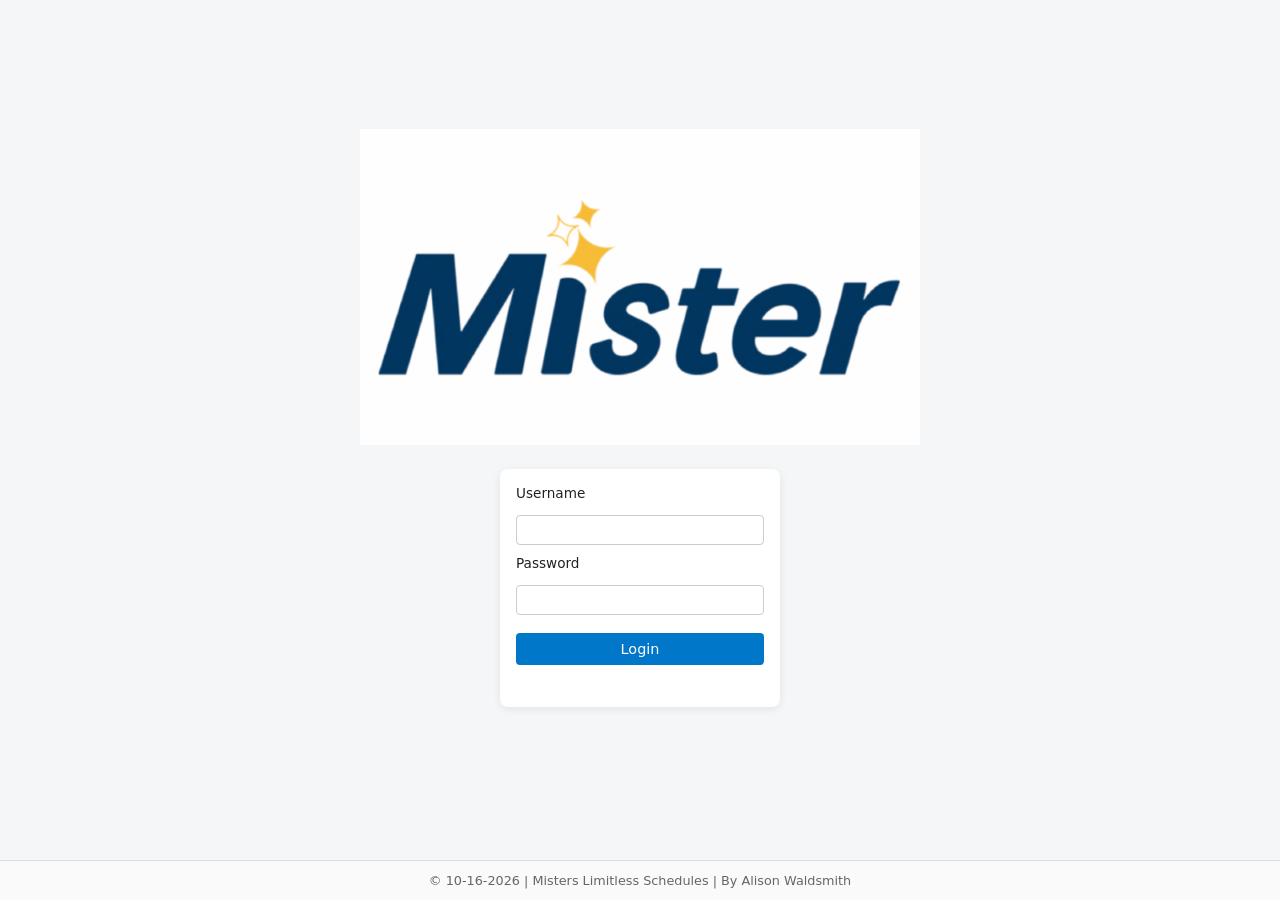
<file: index.html>
<!DOCTYPE html>
<html lang="en">
<head>
    <meta charset="UTF-8">
    <title>Misters Limitless Schedules - Login</title>
    <link rel="stylesheet" href="./css/web.css">
    <script defer src="./js/web.js"></script>
</head>
<body class="login-body">
    <main class="login-container">
        <img src="./images/Mister_Light.png" alt="Mister Car Wash Logo" class="login-logo">

        <form id="loginForm" class="login-form">
            <label for="username">Username</label>
            <input id="username" name="username" type="text" required>

            <label for="password">Password</label>
            <input id="password" name="password" type="password" required>

            <button type="submit">Login</button>
            <p id="loginError" class="login-error"></p>
        </form>
    </main>

    <footer>
        <p>&copy; 10-16-2026 | Misters Limitless Schedules | By Alison Waldsmith</p>
    </footer>
</body>
</html>
</file>
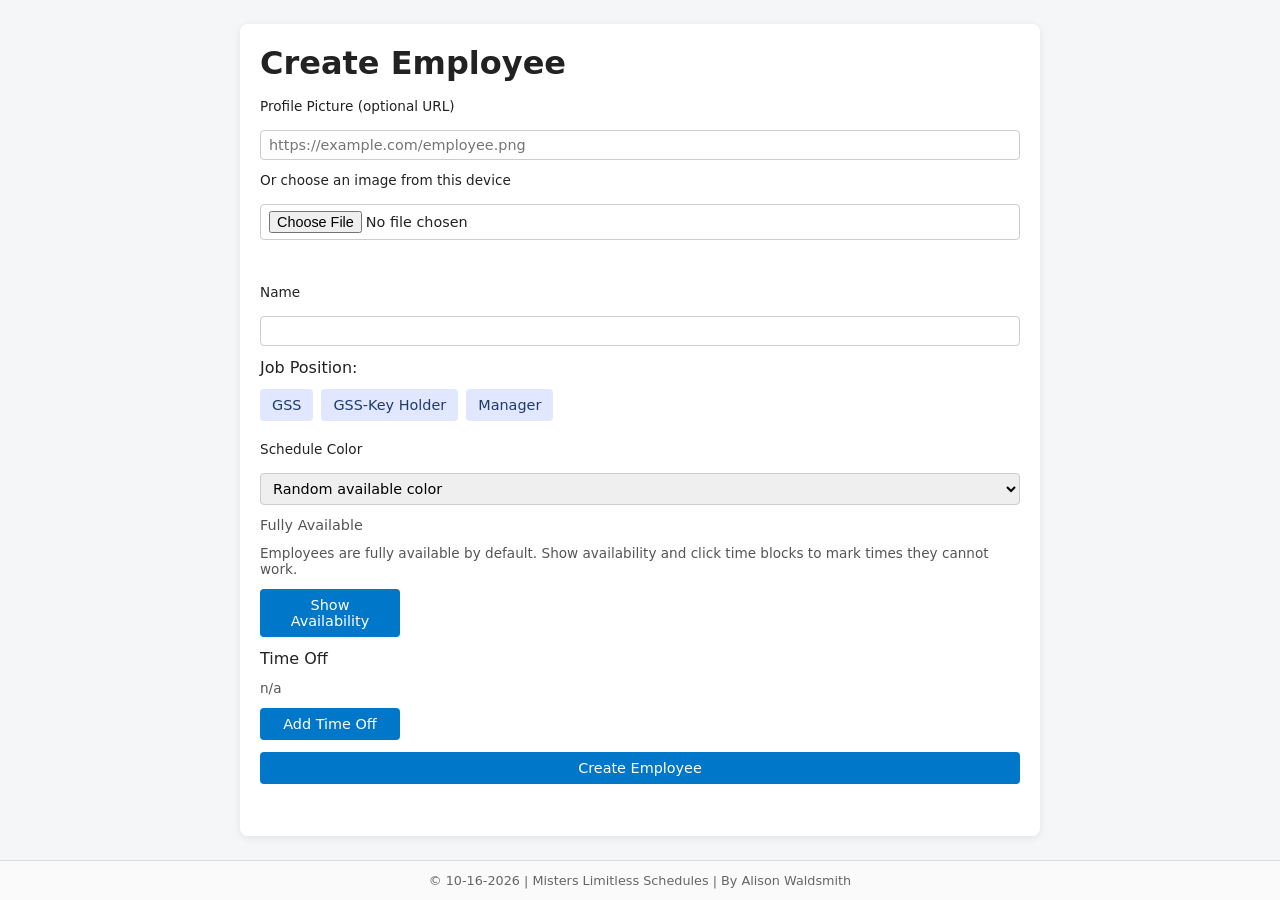
<file: addEmployee.html>
<!DOCTYPE html>
<html lang="en">
<head>
    <meta charset="UTF-8">
    <title>Create Employee - Misters Limitless Schedules</title>
    <link rel="stylesheet" href="./css/web.css">
    <script defer src="./js/timeOff.js"></script>
    <script defer src="./js/addEmployee.js"></script>
</head>
<body>
    <main class="employee-form-container">
        <h1>Create Employee</h1>

        <form id="employeeForm">
            <!-- Picture -->
            <label for="profileImage">Profile Picture (optional URL)</label>
            <input id="profileImage" name="profileImage" type="text" placeholder="https://example.com/employee.png">
            <label for="profileImageFile">Or choose an image from this device</label>
            <input id="profileImageFile" name="profileImageFile" type="file" accept="image/*">
            <p id="profileImageError" class="schedule-error" role="status"></p>

            <!-- Name -->
            <label for="employeeName">Name</label>
            <input id="employeeName" name="employeeName" type="text" required>

            <!-- Job Position -->
            <p>Job Position:</p>
            <div class="job-position-buttons">
                <button type="button" data-position="GSS">GSS</button>
                <button type="button" data-position="GSS_key_holder">GSS-Key Holder</button>
                <button type="button" data-position="Manager">Manager</button>
            </div>
            <input id="jobPosition" name="jobPosition" type="hidden" required>
            <label for="employeeColor">Schedule Color</label>
            <select id="employeeColor" name="employeeColor">
                <option value="random">Random available color</option>
            </select>

            <!-- Availability -->
            <p class="employeeFormAvailabilityTxt">Fully Available</p>
            <p class="employee-form-availability-help">Employees are fully available by default. Show availability and click time blocks to mark times they cannot work.</p>
            <button type="button" id="adjustAvailabilityBtn">Show Availability</button>

            <section id="availabilitySection" class="availability-grid" hidden>
                <h3>Weekly Availability</h3>

                <table id="availabilityTable">
                    <thead>
                        <tr>
                            <th>Time</th>
                            <th data-day="sun">Sun</th>
                            <th data-day="mon">Mon</th>
                            <th data-day="tue">Tue</th>
                            <th data-day="wed">Wed</th>
                            <th data-day="thu">Thu</th>
                            <th data-day="fri">Fri</th>
                            <th data-day="sat">Sat</th>
                        </tr>
                    </thead>

                    <tbody id="availabilityBody">
                        <!-- JS will generate rows -->
                    </tbody>
                </table>
            </section>


            <!-- Time Off -->
            <p>Time Off</p>
            <p class="employeeFormTimeOff">n/a</p>
            <button type="button" id="addTimeOffBtn">Add Time Off</button>

            <section id="timeOffForm" class="timeOffForm" hidden>
                <p>Days Unavailable</p>
                <div>
                    <label for="timeOffStart">Start Date</label>
                    <input id="timeOffStart" class="employeeFormTimeOffStartDate" type="date">
                    <label for="timeOffEnd">End Date</label>
                    <input id="timeOffEnd" class="employeeFormTimeOffEndDate" type="date">
                </div>
                <div>
                    <button type="button" id="cancelTimeOffBtn">Cancel</button>
                    <button type="button" id="submitTimeOffBtn">Submit</button>
                </div>
            </section>

            <button type="submit">Create Employee</button>
            <p id="createEmployeeError" class="schedule-error" role="status"></p>
        </form>
    </main>

    <footer>
        <p>&copy; 10-16-2026 | Misters Limitless Schedules | By Alison Waldsmith</p>
    </footer>
</body>
</html>
</file>
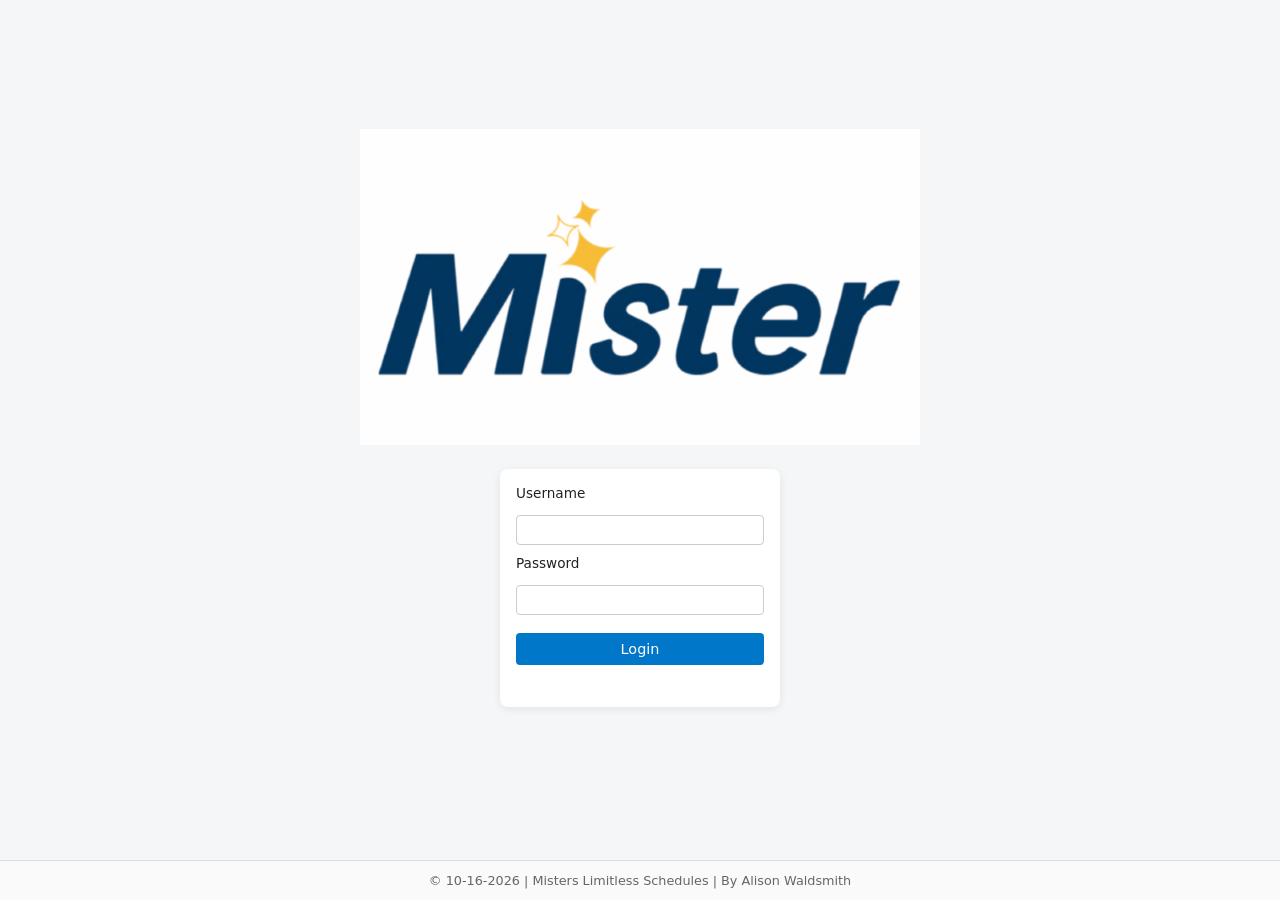
<file: schedules.html>
<!DOCTYPE html>
<html lang="en">
<head>
    <meta charset="UTF-8">
    <title>Misters Limitless Schedules</title>

    <!-- CSS -->
    <link rel="stylesheet" href="./css/web.css">

    <!-- JS -->
    <script defer src="./js/timeOff.js"></script>
    <script defer src="./js/schedules.js"></script>
    <script defer src="./js/addEmployee.js"></script>
</head>

<body class="schedule-body" data-theme="light">

    <!-- Top Navigation Bar -->
    <header class="schedule-header">
        <div class="schedule-header-left">
            <img id="scheduleLogo" class="schedule-logo" src="./images/Logo_Light.png" alt="Misters Limitless Schedules logo">
            <h1 class="schedule-title"><span>Misters</span><span>Limitless</span><span>Schedules</span></h1>
        </div>

        <div class="schedule-header-center">
            <div class="week-selector">
                <label for="weekSelect">Week:</label>
                <select id="weekSelect"></select>
            </div>

            <div class="lock-toggle">
                <label for="lockCheckbox">Locked:</label>
                <input type="checkbox" id="lockCheckbox">
            </div>
        </div>

        <div class="schedule-header-right">
            <button id="themeToggleBtn" type="button" aria-pressed="false">Dark mode</button>
            <button id="autoScheduleBtn">Auto-Schedule</button>
            <button id="importScheduleBtn" title="Import one complete JSON backup into the currently selected week.">Import JSON</button>
            <input type="file" id="importFileInput" accept=".json,application/json" hidden>
            <button id="exportScheduleBtn">Export JSON</button>
            <button id="addEmployeeBtn" type="button">Add Employee</button>
            <button id="tutorialBtn" onclick="window.location.href='tutorial.html'">Tutorial</button>
            <button id="logoutBtn">Logout</button>
        </div>
    </header>

    <!-- Main Layout -->
    <main class="schedule-main">

        <!-- Main Schedule Grid -->
        <section class="schedule-grid-container">

            <div class="schedule-month-header" aria-live="polite">
                <span id="scheduleMonthLeft"></span>
                <span id="scheduleMonthSingle"></span>
                <span id="scheduleMonthRight"></span>
            </div>
            <div id="scheduleGrid" class="schedule-grid">
                <!-- JS will render the weekly schedule -->
            </div>
            <div class="schedule-error-panel">
                <p id="scheduleError" class="schedule-error" role="status" aria-live="polite"></p>
                <button id="openScheduleErrorBtn" class="schedule-error-toggle" type="button" hidden>Open errors</button>
                <button id="closeScheduleErrorBtn" class="schedule-error-toggle" type="button" hidden>Close errors</button>
            </div>

        </section>

        <div id="scheduleResizeHandle" class="schedule-resize-handle" role="separator" aria-orientation="vertical" aria-label="Resize schedule and employee panels" tabindex="0"></div>

        <section class="schedule-sidebar" aria-label="Employees and shift assignment">
            <!-- Right Sidebar: Employees -->
            <aside class="employee-sidebar">
                <h2>Employees</h2>

                <div id="employeeList" class="employee-list">
                    <!-- JS will populate employees with remove buttons -->
                </div>

            </aside>

            <!-- Shift Assignment -->
            <aside class="assignment-sidebar">
                <h2>Schedule</h2>

                <p id="selectedEmployeeLabel">Select an employee by clicking their name.</p>
                <div id="selectedShiftDetails" class="selected-shift-details" aria-live="polite" hidden></div>

                <div class="schedule-legend">
                    <p><span class="schedule-legend-swatch available"></span>Available time</p>
                    <p><span class="schedule-legend-swatch unavailable"></span>Unavailable time</p>
                    <p><span class="schedule-legend-swatch store-closed"></span>Store closed</p>
                    <p><span class="schedule-legend-swatch assigned"></span>Scheduled shift</p>
                </div>

                <p class="schedule-help">Select an employee, then click an available time to create a shift of up to 8 hours, stopping at unavailable time or closing. Time off applies only to its specified dates and is removed after its end date. Shifts must be at least 3 hours and within store hours. Select a shift to use the controls at its ends.</p>
                <button id="removeShiftBtn" disabled>Remove Selected Shift</button>
            </aside>
        </section>

    </main>

    <dialog id="scheduleExportDialog" class="employee-dialog edit-employee-dialog" aria-labelledby="scheduleExportTitle">
        <div class="employee-dialog-content">
            <h2 id="scheduleExportTitle">Export JSON backup</h2>
            <p>Download one JSON backup containing employees, availability, time off, and shifts for the currently selected week. Import merges employees by ID and replaces the currently selected week's schedule; other weeks and local-only preferences are left unchanged. Unlock the selected week before importing.</p>
            <p>The backup includes employee details, availability, time off, and schedule data. To remove an employee or clear information, make that change in the app before exporting. Preferences remain saved locally and are not included in the backup.</p>
            <div id="scheduleExportLinks" class="schedule-export-links"></div>
            <div class="employee-dialog-actions">
                <button id="closeScheduleExportBtn" type="button">Close</button>
            </div>
        </div>
    </dialog>

    <dialog id="autoScheduleDialog" class="employee-dialog auto-schedule-dialog" aria-labelledby="autoScheduleTitle">
        <form id="autoScheduleForm" class="employee-dialog-content auto-schedule-form">
            <h2 id="autoScheduleTitle">Auto-Schedule This Week</h2>
            <p>Set employee hour limits and choose who and which days to schedule. Checked days will be regenerated; unchecked days stay unchanged. Shifts on unchanged days count toward weekly limits.</p>

            <div class="auto-schedule-limits">
                <label for="autoScheduleWeeklyMax">Maximum hours per employee this week</label>
                <input id="autoScheduleWeeklyMax" name="weeklyMax" type="number" min="0" max="168" step="1" value="40" required>
                <label for="autoScheduleDailyMax">Maximum hours per employee per day</label>
                <input id="autoScheduleDailyMax" name="dailyMax" type="number" min="3" max="16" step="1" value="12" required>
            </div>

            <fieldset class="auto-schedule-options">
                <legend>Employees to include</legend>
                <div id="autoScheduleEmployees" class="auto-schedule-checkbox-grid"></div>
            </fieldset>

            <fieldset class="auto-schedule-options">
                <legend>Days to schedule</legend>
                <div id="autoScheduleDays" class="auto-schedule-checkbox-grid auto-schedule-day-grid"></div>
            </fieldset>

            <div class="employee-dialog-actions">
                <button id="cancelAutoScheduleBtn" type="button">Cancel</button>
                <button type="submit">Make Schedule</button>
            </div>
        </form>
    </dialog>

    <dialog id="createEmployeeDialog" class="employee-dialog create-employee-dialog" aria-labelledby="createEmployeeTitle">
        <main class="employee-form-container">
            <div class="create-employee-heading">
                <h1 id="createEmployeeTitle">Create Employee</h1>
                <button id="closeCreateEmployeeBtn" type="button" aria-label="Close create employee form">Close</button>
            </div>

            <form id="employeeForm">
                <label for="profileImage">Profile Picture (optional URL)</label>
                <input id="profileImage" name="profileImage" type="text" placeholder="https://example.com/employee.png">
                <label for="profileImageFile">Or choose an image from this device</label>
                <input id="profileImageFile" name="profileImageFile" type="file" accept="image/*">
                <p id="profileImageError" class="schedule-error" role="status"></p>

                <label for="employeeName">Name</label>
                <input id="employeeName" name="employeeName" type="text" required>

                <p>Job Position:</p>
                <div class="job-position-buttons">
                    <button type="button" data-position="GSS">GSS</button>
                    <button type="button" data-position="GSS_key_holder">GSS-Key Holder</button>
                    <button type="button" data-position="Manager">Manager</button>
                </div>
                <input id="jobPosition" name="jobPosition" type="hidden" required>
                <label for="employeeColor">Schedule Color</label>
                <select id="employeeColor" name="employeeColor">
                    <option value="random">Random color</option>
                </select>

                <p class="employeeFormAvailabilityTxt">Fully Available</p>
                <p class="employee-form-availability-help">Employees are fully available by default. Show availability and click time blocks to mark times they cannot work.</p>
                <button type="button" id="adjustAvailabilityBtn">Show Availability</button>

                <section id="availabilitySection" class="availability-grid" hidden>
                    <h3>Weekly Availability</h3>
                    <table id="availabilityTable">
                        <thead>
                            <tr>
                                <th>Time</th>
                                <th data-day="sun">Sun</th>
                                <th data-day="mon">Mon</th>
                                <th data-day="tue">Tue</th>
                                <th data-day="wed">Wed</th>
                                <th data-day="thu">Thu</th>
                                <th data-day="fri">Fri</th>
                                <th data-day="sat">Sat</th>
                            </tr>
                        </thead>
                        <tbody id="availabilityBody"></tbody>
                    </table>
                </section>

                <p>Time Off</p>
                <p class="employeeFormTimeOff">n/a</p>
                <button type="button" id="addTimeOffBtn">Add Time Off</button>

                <section id="timeOffForm" class="timeOffForm" hidden>
                    <p>Days Unavailable</p>
                    <div>
                        <label for="timeOffStart">Start Date</label>
                        <input id="timeOffStart" class="employeeFormTimeOffStartDate" type="date">
                        <label for="timeOffEnd">End Date</label>
                        <input id="timeOffEnd" class="employeeFormTimeOffEndDate" type="date">
                    </div>
                    <div>
                        <button type="button" id="cancelTimeOffBtn">Cancel</button>
                        <button type="button" id="submitTimeOffBtn">Submit</button>
                    </div>
                </section>

                <p id="createEmployeeError" class="schedule-error" role="status"></p>
                <button type="submit">Create Employee</button>
            </form>
        </main>
    </dialog>

    <dialog id="employeeDetailsDialog" class="employee-dialog" aria-labelledby="detailsEmployeeName">
        <div class="employee-dialog-content">
            <div class="employee-dialog-header">
                <button id="editProfileImageBtn" class="employee-profile-edit-button" type="button" aria-label="Edit profile picture">
                    <span class="employee-avatar employee-dialog-avatar">
                        <img id="detailsProfileImage" alt="">
                        <span id="detailsAvatarFallback" aria-hidden="true"></span>
                    </span>
                    <span class="employee-profile-camera" aria-hidden="true">✎</span>
                </button>
                <div>
                    <h2 id="detailsEmployeeName"></h2>
                    <p id="detailsJobPosition"></p>
                </div>
                <button id="editEmployeeInfoBtn" class="employee-pencil-button" type="button" aria-label="Edit employee name or title" title="Edit name or title">✎</button>
            </div>

            <dl class="employee-details">
                <div>
                    <dt>Employee ID</dt>
                    <dd id="detailsEmployeeId"></dd>
                </div>
                <div>
                    <dt>Weekly Availability</dt>
                    <dd>
                        <ul id="detailsAvailability"></ul>
                        <button id="editAvailabilityBtn" type="button">Edit Availability</button>
                        <section id="availabilityEditSection" class="availability-grid employee-availability-editor" hidden>
                            <h3>Weekly Availability</h3>
                            <p class="employee-form-availability-help">Click time blocks to mark when this employee is available. Click a day heading to toggle the whole day.</p>
                            <div class="availability-table-scroll">
                                <table id="employeeAvailabilityTable">
                                    <thead>
                                        <tr>
                                            <th>Time</th>
                                            <th data-day="sun">Sun</th>
                                            <th data-day="mon">Mon</th>
                                            <th data-day="tue">Tue</th>
                                            <th data-day="wed">Wed</th>
                                            <th data-day="thu">Thu</th>
                                            <th data-day="fri">Fri</th>
                                            <th data-day="sat">Sat</th>
                                        </tr>
                                    </thead>
                                    <tbody id="employeeAvailabilityBody"></tbody>
                                </table>
                            </div>
                        </section>
                    </dd>
                </div>
                <div>
                    <dt>Time Off</dt>
                    <dd>
                        <ul id="detailsTimeOff"></ul>
                        <button id="editTimeOffBtn" type="button">Edit Time Off</button>
                        <section id="timeOffEditSection" class="time-off-editor" hidden>
                            <div id="timeOffEditList" class="time-off-edit-list"></div>
                            <button id="addEmployeeTimeOffBtn" type="button">Add Days Off</button>
                            <div id="employeeTimeOffForm" class="time-off-add-form" hidden>
                                <label for="employeeTimeOffStart">Start Date</label>
                                <input id="employeeTimeOffStart" type="date">
                                <label for="employeeTimeOffEnd">End Date</label>
                                <input id="employeeTimeOffEnd" type="date">
                                <button id="saveNewEmployeeTimeOffBtn" type="button">Add</button>
                            </div>
                            <p id="timeOffEditError" class="schedule-error" role="status"></p>
                        </section>
                    </dd>
                </div>
            </dl>

            <div class="employee-dialog-actions">
                <button id="deleteEmployeeBtn" class="delete-employee-button" type="button">Delete Employee</button>
                <button id="closeEmployeeDetailsBtn" type="button">Close</button>
            </div>
        </div>
    </dialog>

    <dialog id="editProfileImageDialog" class="employee-dialog edit-employee-dialog" aria-labelledby="editProfileImageTitle">
        <div class="employee-dialog-content">
            <h2 id="editProfileImageTitle">Update Profile Picture</h2>
            <label for="updatedProfileImageUrl">Image URL</label>
            <input id="updatedProfileImageUrl" type="text" placeholder="https://example.com/employee.png">
            <label for="updatedProfileImageFile">Or choose an image from this device</label>
            <input id="updatedProfileImageFile" type="file" accept="image/*">
            <p id="profileImageEditError" class="schedule-error" role="status"></p>
            <div class="employee-dialog-actions">
                <button id="saveProfileImageBtn" type="button">Save Picture</button>
                <button id="cancelProfileImageBtn" type="button">Cancel</button>
            </div>
        </div>
    </dialog>

    <dialog id="editEmployeeInfoDialog" class="employee-dialog edit-employee-dialog" aria-labelledby="editEmployeeInfoTitle">
        <div class="employee-dialog-content">
            <h2 id="editEmployeeInfoTitle">Edit Employee</h2>
            <label for="updatedEmployeeName">Name</label>
            <input id="updatedEmployeeName" type="text" required>
            <label for="updatedEmployeePosition">Job Position</label>
            <select id="updatedEmployeePosition">
                <option value="GSS">GSS</option>
                <option value="GSS_key_holder">GSS-Key Holder</option>
                <option value="Manager">Manager</option>
            </select>
            <label for="updatedEmployeeColor">Schedule Color</label>
            <select id="updatedEmployeeColor"></select>
            <p id="employeeInfoEditError" class="schedule-error" role="status"></p>
            <div class="employee-dialog-actions">
                <button id="saveEmployeeInfoBtn" type="button">Save Changes</button>
                <button id="cancelEmployeeInfoBtn" type="button">Cancel</button>
            </div>
        </div>
    </dialog>

    <dialog id="editTimeOffDialog" class="employee-dialog" aria-labelledby="editTimeOffTitle">
        <div class="employee-dialog-content">
            <h2 id="editTimeOffTitle">Update Days Off</h2>
            <label for="editTimeOffStart">Start Date</label>
            <input id="editTimeOffStart" type="date">
            <label for="editTimeOffEnd">End Date</label>
            <input id="editTimeOffEnd" type="date">
            <p id="editTimeOffError" class="schedule-error" role="status"></p>
            <div class="employee-dialog-actions">
                <button id="deleteEditedTimeOffBtn" class="delete-employee-button" type="button">Delete</button>
                <button id="saveEditedTimeOffBtn" type="button">Save</button>
                <button id="cancelEditedTimeOffBtn" type="button">Cancel</button>
            </div>
        </div>
    </dialog>

    <dialog id="deleteEmployeeDialog" class="employee-dialog" aria-labelledby="deleteEmployeeTitle">
        <div class="employee-dialog-content">
            <h2 id="deleteEmployeeTitle">Delete employee?</h2>
            <p id="deleteEmployeeMessage"></p>
            <div class="employee-dialog-actions">
                <button id="cancelEmployeeDeleteBtn" type="button">Cancel</button>
                <button id="confirmEmployeeDeleteBtn" class="delete-employee-button" type="button">Delete Employee</button>
            </div>
        </div>
    </dialog>

    <!-- Footer -->
    <footer>
        <p>&copy; 10-16-2026 | Misters Limitless Schedules | By Alison Waldsmith</p>
    </footer>

</body>
</html>
</file>
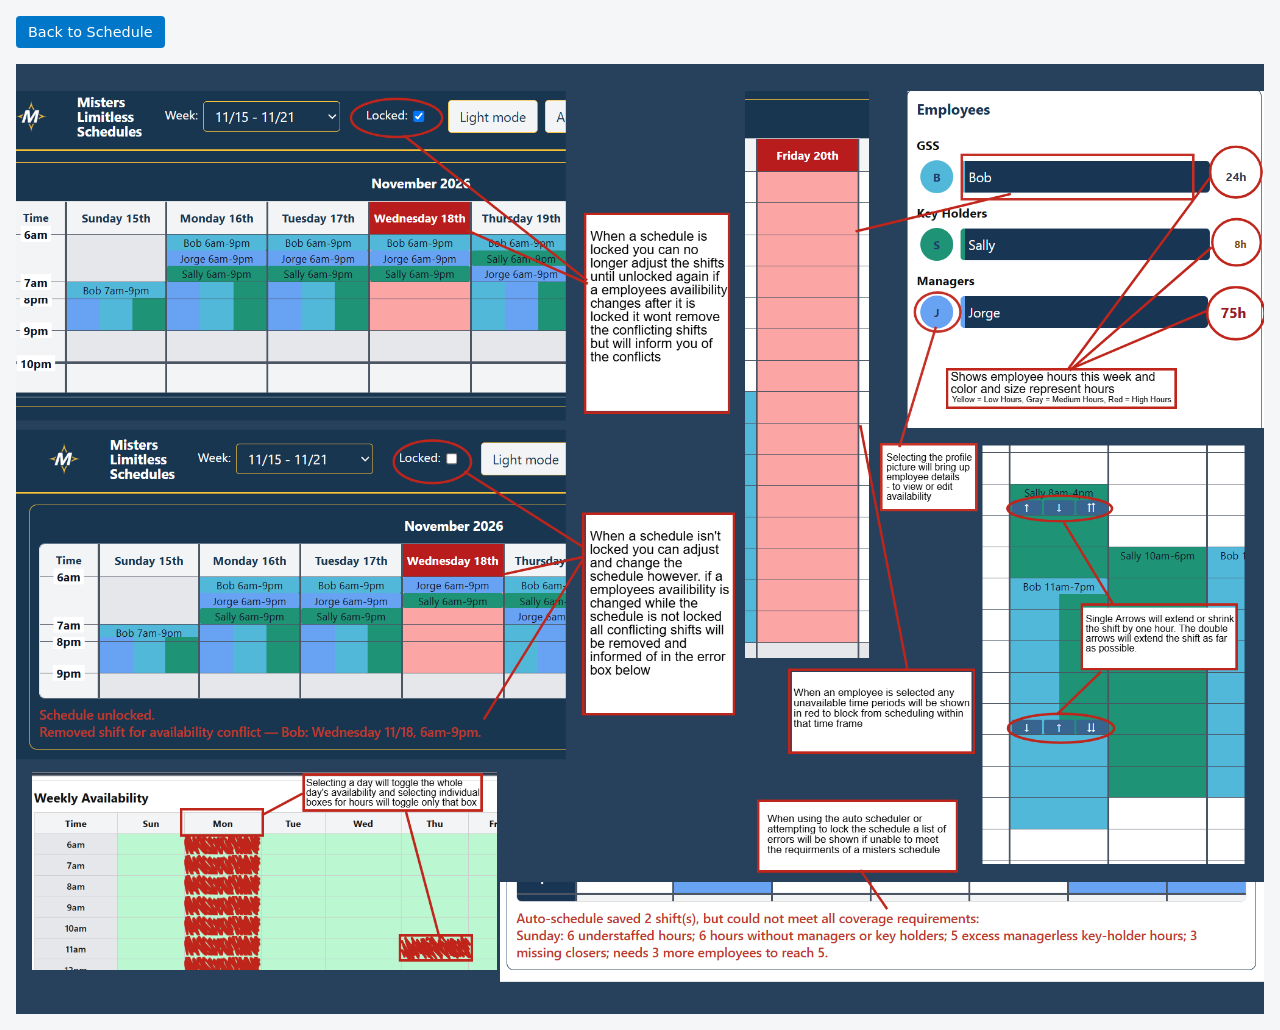
<file: tutorial.html>
<!DOCTYPE html>
<html lang="en">
<head>
    <meta charset="UTF-8">
    <meta name="viewport" content="width=device-width, initial-scale=1">
    <title>Misters Limitless Schedules - Tutorial</title>
    <link rel="stylesheet" href="./css/web.css">
</head>
<body>
    <main class="tutorial-page">
        <a class="tutorial-back" href="./schedules.html">Back to Schedule</a>
        <img class="tutorial-image" src="./images/tutorial_image.png" alt="Illustrated guide to using Misters Limitless Schedules">
    </main>
</body>
</html>
</file>
<file: css/web.css>
/* ===========================
   GLOBAL STYLES
   =========================== */

* {
    box-sizing: border-box;
    margin: 0;
    padding: 0;
    font-family: system-ui, -apple-system, BlinkMacSystemFont, "Segoe UI", sans-serif;
}

body {
    background-color: #f4f6f8;
    color: #222;
}

main {
    padding: 16px;
}

button {
    cursor: pointer;
    border: none;
    padding: 8px 12px;
    border-radius: 4px;
    background-color: #0077c8;
    color: #fff;
    font-size: 0.9rem;
    transition: background-color 0.2s;
}

button:hover {
    background-color: #005a96;
}

button:disabled {
    background-color: #cccccc;
    cursor: not-allowed;
}

input, select {
    padding: 6px 8px;
    border-radius: 4px;
    border: 1px solid #ccc;
    font-size: 0.9rem;
    width: 100%;
}

label {
    font-size: 0.85rem;
    margin-bottom: 4px;
    display: block;
}

footer {
    margin-top: 24px;
    padding: 12px;
    text-align: center;
    font-size: 0.8rem;
    color: #666;
    border-top: 1px solid #ddd;
    background-color: #fafafa;
}

/* ===========================
   TUTORIAL PAGE
   =========================== */

.tutorial-back {
    display: inline-block;
    padding: 8px 12px;
    border-radius: 4px;
    background-color: #0077c8;
    color: #fff;
    font-size: 0.9rem;
    text-decoration: none;
}

.tutorial-back:hover {
    background-color: #005a96;
}

.tutorial-image {
    display: block;
    width: 100%;
    height: auto;
    margin-top: 16px;
}

/* ===========================
   LOGIN PAGE
   =========================== */

.login-body {
    display: flex;
    flex-direction: column;
    min-height: 100vh;
}

.login-container {
    flex: 1;
    display: flex;
    flex-direction: column;
    align-items: center;
    justify-content: center;
}

.login-logo {
    width: 560px;
    max-width: 100%;
    height: auto;
    margin-bottom: 24px;
}

.login-form {
    width: 280px;
    padding: 16px;
    border-radius: 8px;
    background-color: #ffffff;
    box-shadow: 0 2px 8px rgba(0,0,0,0.08);
    display: flex;
    flex-direction: column;
    gap: 10px;
}

.login-form button {
    margin-top: 8px;
}

.login-error {
    color: #c0392b;
    font-size: 0.8rem;
    min-height: 16px;
}

/* ===========================
   EMPLOYEE FORM PAGE
   =========================== */

.employee-form-container {
    max-width: 800px;
    margin: 24px auto;
    background-color: #ffffff;
    padding: 20px;
    border-radius: 8px;
    box-shadow: 0 2px 8px rgba(0,0,0,0.08);
}

.employee-form-container h1 {
    margin-bottom: 16px;
}

#employeeForm {
    display: flex;
    flex-direction: column;
    gap: 12px;
}

.job-position-buttons {
    display: flex;
    gap: 8px;
    margin-bottom: 8px;
}

.job-position-buttons button {
    background-color: #e0e7ff;
    color: #1f3b6d;
}

.job-position-buttons button.selected {
    background-color: #0077c8;
    color: #fff;
}

.employeeFormAvailabilityTxt {
    font-size: 0.9rem;
    color: #555;
}

#adjustAvailabilityBtn {
    width: 140px;
}

#addTimeOffBtn {
    width: 140px;
}

#employeeForm > button[type="submit"] {
    width: 100%;
}

#profileImageFile {
    max-width: 100%;
}

.create-employee-dialog {
    width: min(840px, calc(100% - 32px));
    max-height: min(90vh, 900px);
}

.create-employee-dialog .employee-form-container {
    width: 100%;
    max-width: none;
    max-height: min(90vh, 900px);
    margin: 0;
    overflow-y: auto;
}

.create-employee-heading {
    display: flex;
    align-items: center;
    justify-content: space-between;
    margin-bottom: 16px;
}

.employeeFormAvailabilityChart {
    margin-top: 12px;
    padding: 12px;
    border-radius: 6px;
    background-color: #f9fafb;
    border: 1px solid #e0e0e0;
}

.employeeFormTimes {
    display: flex;
    flex-wrap: wrap;
    gap: 6px;
    margin: 10px 0;
}

.employeeFormTimes button {
    background-color: #eef2ff;
    color: #1f3b6d;
    font-size: 0.8rem;
}

.employeeFormDayBlocks {
    display: grid;
    grid-template-columns: repeat(2, minmax(0, 1fr));
    gap: 10px;
    margin-top: 10px;
}

.employeeFormDay {
    background-color: #ffffff;
    border-radius: 6px;
    border: 1px solid #ddd;
    padding: 8px;
}

.employeeFormDay p {
    font-size: 0.85rem;
    margin-bottom: 6px;
}

.day-block {
    height: 16px;
    border-radius: 4px;
    background-color: #e5e7eb;
    margin-bottom: 4px;
}

/* Time Off */

.employeeFormTimeOff {
    font-size: 0.85rem;
    color: #555;
}

#timeOffForm {
    margin-top: 8px;
    padding: 10px;
    border-radius: 6px;
    background-color: #fef9c3;
    border: 1px solid #facc15;
}

#timeOffForm div {
    margin-top: 6px;
    display: flex;
    gap: 8px;
}

#timeOffForm button {
    margin-top: 4px;
}

/* ===========================
   SCHEDULE PAGE LAYOUT
   =========================== */

.schedule-body {
    display: flex;
    flex-direction: column;
    height: 100vh;
    min-height: 640px;
    overflow: hidden;
}

.schedule-header {
    display: grid;
    grid-template-columns: auto minmax(200px, 1fr) auto;
    align-items: center;
    gap: 20px;
    padding: 12px 16px;
    background-color: #ffffff;
    border-bottom: 1px solid #ddd;
}

.schedule-header-left {
    display: flex;
    align-items: center;
    gap: 12px;
    min-width: 0;
}

.schedule-header-center {
    display: flex;
    justify-content: center;
    align-items: center;
    gap: 28px;
    min-width: 0;
}

.schedule-header-left .schedule-title {
    display: flex;
    flex-direction: column;
    font-size: 0.95rem;
    line-height: 1.05;
}

.week-selector,
.lock-toggle {
    display: flex;
    align-items: center;
    gap: 6px;
    font-size: 0.85rem;
}

.week-selector select {
    width: auto;
    min-width: 150px;
}

.lock-toggle input {
    width: auto;
}

.schedule-header-right {
    display: flex;
    justify-content: flex-end;
    gap: 8px;
    min-width: 0;
}

.schedule-main {
    flex: 1;
    display: grid;
    min-height: 0;
    grid-template-columns: minmax(820px, 1fr) 8px minmax(280px, 320px);
    gap: 8px;
    padding: 12px 16px;
}

.schedule-sidebar {
    display: flex;
    flex-direction: column;
    gap: 12px;
    min-width: 0;
    min-height: 0;
    overflow: hidden;
}

.schedule-resize-handle {
    align-self: stretch;
    cursor: col-resize;
    border-radius: 4px;
    background: transparent;
    touch-action: none;
}

.schedule-resize-handle:hover,
.schedule-resize-handle:focus-visible {
    background: #bfdbfe;
    outline: none;
}

/* ===========================
   EMPLOYEE SIDEBAR
   =========================== */

.employee-sidebar {
    flex: 1 1 0;
    min-height: 0;
    background-color: #ffffff;
    border-radius: 8px;
    border: 1px solid #ddd;
    padding: 10px;
    display: flex;
    flex-direction: column;
    gap: 8px;
}

.employee-sidebar h2 {
    font-size: 1rem;
    margin-bottom: 4px;
}

.employee-list {
    flex: 1 1 0;
    min-height: 0;
    overflow-y: auto;
    margin-bottom: 8px;
}

.employee-list h3 {
    margin: 8px 0 4px;
    font-size: 0.85rem;
}

.employee-item {
    display: flex;
    align-items: center;
    gap: 8px;
    padding: 4px;
    border-radius: 4px;
    background-color: #f9fafb;
    margin-bottom: 4px;
    font-size: 0.85rem;
}

.employee-avatar-button {
    flex: 0 0 36px;
    width: 36px;
    height: 36px;
    padding: 0;
    border-radius: 50%;
    background: transparent;
}

.employee-avatar-button:hover {
    background: transparent;
}

.employee-avatar {
    width: 36px;
    height: 36px;
    flex: 0 0 36px;
    display: grid;
    place-items: center;
    overflow: hidden;
    border-radius: 50%;
    background-color: #dbeafe;
    color: #1f3b6d;
    font-size: 0.8rem;
    font-weight: 700;
}

.employee-avatar img {
    width: 100%;
    height: 100%;
    object-fit: cover;
}

.employee-avatar img[hidden],
.employee-avatar span[hidden] {
    display: none;
}

.employee-details-button {
    flex: 1;
    min-width: 0;
    padding: 8px 4px;
    background: transparent;
    color: #222;
    text-align: left;
}

.employee-details-button:hover {
    background-color: #eef2ff;
    color: #1f3b6d;
}

.employee-details-button.selected {
    background-color: #dbeafe;
    color: #1f3b6d;
    font-weight: 700;
    outline: 4px solid var(--employee-color);
    outline-offset: -4px;
}

.employee-weekly-hours {
    flex: 0 0 auto;
    min-width: 34px;
    max-height: 36px;
    padding: 4px 2px 4px 6px;
    color: #374151;
    font-size: 0.8rem;
    font-weight: 700;
    line-height: 1;
    text-align: right;
    white-space: nowrap;
    overflow: hidden;
}

.employee-weekly-hours.hours-size-small {
    font-size: 0.7rem;
}

.employee-weekly-hours.hours-size-medium {
    font-size: 0.8rem;
}

.employee-weekly-hours.hours-size-large {
    font-size: 1rem;
}

.employee-weekly-hours.over-40-hours {
    color: #991b1b;
}

.employee-weekly-hours.low-hours {
    color: #854d0e;
}

.employee-dialog {
    width: min(900px, calc(100% - 32px));
    max-height: min(80vh, 720px);
    margin: auto;
    padding: 0;
    border: 1px solid #ddd;
    border-radius: 8px;
    color: #222;
    box-shadow: 0 12px 40px rgba(0, 0, 0, 0.25);
}

.employee-dialog::backdrop {
    background: rgba(15, 23, 42, 0.55);
}

.employee-dialog-content {
    display: flex;
    flex-direction: column;
    gap: 16px;
    padding: 20px;
    max-height: min(80vh, 720px);
    overflow-y: auto;
}

.employee-dialog-content h2 {
    font-size: 1.2rem;
}

.employee-dialog-header {
    display: flex;
    align-items: center;
    gap: 12px;
}

.employee-profile-edit-button {
    position: relative;
    flex: 0 0 64px;
    width: 64px;
    height: 64px;
    padding: 0;
    border-radius: 50%;
    background: transparent;
}

.employee-profile-edit-button:hover {
    background: transparent;
}

.employee-profile-edit-button:focus-visible {
    outline: 2px solid #0077c8;
    outline-offset: 3px;
}

.employee-dialog-avatar {
    width: 64px;
    height: 64px;
    flex-basis: 64px;
    font-size: 1.1rem;
}

.employee-profile-camera,
.employee-pencil-button {
    display: grid;
    place-items: center;
    width: 24px;
    height: 24px;
    border: 2px solid #fff;
    border-radius: 50%;
    background: #0077c8;
    color: #fff;
    font-size: 0.9rem;
    line-height: 1;
}

.employee-profile-camera {
    position: absolute;
    right: -2px;
    bottom: -2px;
}

.employee-pencil-button {
    flex: 0 0 30px;
    width: 30px;
    height: 30px;
    margin-left: auto;
    border: 0;
    cursor: pointer;
}

.employee-pencil-button:hover {
    background: #005f9e;
}

.edit-employee-dialog {
    width: min(520px, calc(100% - 32px));
}

.employee-dialog-header p {
    margin-top: 4px;
    color: #555;
}

.employee-details {
    display: flex;
    flex-direction: column;
    gap: 12px;
}

.employee-details dt {
    margin-bottom: 4px;
    font-weight: 700;
}

.employee-details dd,
.employee-details ul {
    margin: 0;
}

.employee-details ul {
    padding-left: 20px;
}

.employee-availability-editor {
    margin-top: 12px;
    padding: 10px;
}

.availability-table-scroll {
    max-width: 100%;
    overflow-x: auto;
}

#employeeAvailabilityTable {
    width: 100%;
    min-width: 650px;
    border-collapse: collapse;
    margin-top: 10px;
}

#employeeAvailabilityTable th,
#employeeAvailabilityTable td {
    border: 1px solid #ccc;
    text-align: center;
    padding: 3px;
    font-size: 0.75rem;
}

#employeeAvailabilityTable th[data-day] {
    cursor: pointer;
}

.time-off-editor {
    margin-top: 10px;
}

.time-off-edit-list {
    display: flex;
    flex-direction: column;
    gap: 8px;
    margin: 8px 0;
}

.time-off-edit-item {
    display: grid;
    grid-template-columns: minmax(0, 1fr) auto auto;
    align-items: center;
    gap: 8px;
}

.time-off-add-form {
    display: grid;
    grid-template-columns: auto minmax(0, 1fr);
    align-items: center;
    gap: 8px;
    margin-top: 10px;
    padding: 10px;
    border: 1px solid #ddd;
    border-radius: 6px;
}

.time-off-add-form button {
    grid-column: 2;
    justify-self: start;
}

.employee-dialog-actions {
    display: flex;
    justify-content: flex-end;
    gap: 8px;
    margin-top: 4px;
}

.auto-schedule-dialog {
    width: min(800px, calc(100vw - 32px));
    max-width: calc(100vw - 32px);
    box-sizing: border-box;
}

.auto-schedule-form {
    min-width: 0;
    overflow-x: hidden;
    gap: 12px;
}

.auto-schedule-form > p {
    margin: 0;
}

.auto-schedule-limits {
    display: grid;
    grid-template-columns: minmax(0, 1fr) 100px;
    align-items: center;
    gap: 10px 16px;
}

.auto-schedule-limits input {
    width: 100%;
}

.auto-schedule-options {
    min-width: 0;
    margin: 0;
    padding: 10px;
    border: 1px solid #9ca3af;
    border-radius: 6px;
}

.auto-schedule-options legend {
    padding: 0 5px;
    font-weight: 700;
}

.auto-schedule-checkbox-grid {
    display: grid;
    grid-template-columns: minmax(0, 1fr);
    gap: 8px;
}

.auto-schedule-checkbox-grid label {
    display: flex;
    align-items: center;
    gap: 8px;
    min-width: 0;
    padding: 5px;
}

.auto-schedule-checkbox-grid input[type="checkbox"] {
    flex: 0 0 16px;
    width: 16px;
    min-width: 16px;
    height: 16px;
    margin: 0;
    padding: 0;
}

.auto-schedule-day-grid {
    grid-template-columns: repeat(4, minmax(0, 1fr));
}

.auto-schedule-day-grid label:nth-child(1) {
    grid-area: 1 / 1;
}

.auto-schedule-day-grid label:nth-child(2) {
    grid-area: 1 / 2;
}

.auto-schedule-day-grid label:nth-child(3) {
    grid-area: 1 / 3;
}

.auto-schedule-day-grid label:nth-child(4) {
    grid-area: 2 / 1;
}

.auto-schedule-day-grid label:nth-child(5) {
    grid-area: 2 / 2;
}

.auto-schedule-day-grid label:nth-child(6) {
    grid-area: 2 / 3;
}

.auto-schedule-day-grid label:nth-child(7) {
    grid-area: 2 / 4;
}

.auto-schedule-day-grid label span {
    min-width: 0;
    overflow-wrap: anywhere;
}

.selected-shift-details {
    display: grid;
    gap: 4px;
    margin: 8px 0;
    padding: 8px 10px;
    border: 1px solid #9ca3af;
    border-radius: 6px;
    font-size: 0.85rem;
}

.selected-shift-details[hidden] {
    display: none;
}

@media (max-width: 480px) {
    .auto-schedule-dialog {
        width: calc(100vw - 16px);
        max-width: calc(100vw - 16px);
    }

    .auto-schedule-day-grid label {
        flex-direction: column;
        gap: 4px;
        text-align: center;
    }
}

.delete-employee-button {
    background-color: #c0392b;
}

.delete-employee-button:hover {
    background-color: #962d22;
}

/* ===========================
   SCHEDULE GRID
   =========================== */

.schedule-grid-container {
    background-color: #ffffff;
    border-radius: 8px;
    border: 1px solid #ddd;
    padding: 10px;
    display: flex;
    flex-direction: column;
    gap: 8px;
    min-width: 0;
    min-height: 0;
}

.schedule-grid {
    flex: 1;
    min-height: 0;
    overflow: hidden;
    border: 1px solid #e0e0e0;
    border-radius: 6px;
    background-color: #fff;
}

.schedule-month-header {
    display: grid;
    grid-template-columns: repeat(3, minmax(0, 1fr));
    align-items: center;
    min-height: 24px;
    padding-left: 64px;
    color: #374151;
    font-size: 0.9rem;
    font-weight: 700;
}

.schedule-month-header span:first-child {
    text-align: left;
}

.schedule-month-header span:nth-child(2) {
    text-align: center;
}

.schedule-month-header span:last-child {
    text-align: right;
}

.schedule-table {
    width: 100%;
    height: auto;
    min-width: 820px;
    table-layout: fixed;
    border-collapse: separate;
    border-spacing: 0;
}

.schedule-table tbody tr {
    height: clamp(26px, calc((100vh - 260px) / 18), 38px);
}

.schedule-table th,
.schedule-table td {
    width: calc((100% - 64px) / 7);
    height: clamp(26px, calc((100vh - 260px) / 18), 38px);
    padding: 0;
    border-right: 1px solid #d1d5db;
    border-bottom: 1px solid #d1d5db;
    text-align: center;
}

.schedule-table tr > :nth-child(2) {
    border-left: 2px solid #374151;
}

.schedule-table tr > :nth-child(n + 2) {
    border-right: 2px solid #374151;
}

.schedule-table td.schedule-slot {
    position: relative;
    background-color: #fff;
}

.schedule-table td.schedule-slot.occupied {
    background-color: transparent;
}

.shift-color-lanes {
    position: absolute;
    z-index: 0;
    inset: 0;
    display: flex;
    pointer-events: none;
}

.shift-color-lane {
    flex: 1 1 0;
    min-width: 0;
    margin: 0;
    padding: 0;
    border: 0;
    border-radius: 0;
    pointer-events: auto;
    cursor: pointer;
}

.shift-color-lane:hover {
    filter: brightness(0.88);
}

.shift-color-lane:focus-visible {
    position: relative;
    z-index: 2;
    outline: 2px solid #111827;
    outline-offset: -2px;
}

.schedule-table .schedule-closing-row th,
.schedule-table .schedule-closing-cell {
    background-color: #f3f4f6;
    border-top: 2px solid #9ca3af;
}

.schedule-table .schedule-closing-cell {
    cursor: default;
}

.schedule-table td.schedule-slot.unavailable {
    background-color: #fca5a5;
}

.schedule-table td.schedule-slot.occupied {
    background-color: #dbeafe;
    border-bottom-color: #dbeafe;
}

.schedule-table td.schedule-slot.overlapping {
    background-color: #b6c5d8;
    border-bottom-color: #b6c5d8;
}

.schedule-table td.schedule-slot.unavailable.occupied {
    background-color: #fecaca;
    border-bottom-color: #fecaca;
}

.schedule-table td.schedule-slot.unavailable.overlapping {
    background-color: #e89a9a;
    border-bottom-color: #e89a9a;
}

.schedule-table td.schedule-slot.shift-selected {
    background-color: #a9c5e8;
    border-bottom-color: #a9c5e8;
    box-shadow: inset 2px 0 #0077c8, inset -2px 0 #0077c8;
}

.schedule-table td.schedule-slot.shift-selected-start {
    box-shadow: inset 2px 0 #0077c8, inset -2px 0 #0077c8, inset 0 2px #0077c8;
}

.schedule-table td.schedule-slot.shift-selected-end {
    box-shadow: inset 2px 0 #0077c8, inset -2px 0 #0077c8, inset 0 -2px #0077c8;
}

.schedule-table td.schedule-slot.unavailable,
.schedule-table td.schedule-slot.unavailable.occupied,
.schedule-table td.schedule-slot.unavailable.overlapping,
.schedule-table td.schedule-slot.unavailable.shift-selected {
    background-color: #fca5a5;
    border-bottom-color: #d1d5db;
}

.schedule-table td.schedule-slot.unavailable .shift-color-lanes {
    visibility: hidden;
}

.schedule-table td.schedule-slot.store-closed:not(.occupied),
.schedule-legend-swatch.store-closed {
    background-color: #e5e7eb;
}

.schedule-table thead th {
    position: sticky;
    top: 0;
    z-index: 4;
    height: 36px;
    background-color: #f3f4f6;
    font-size: 0.8rem;
}

.schedule-table thead th.day-unavailable {
    background-color: #b91c1c;
    color: #fff;
}

.schedule-table th:first-child {
    position: sticky;
    left: 0;
    z-index: 1;
    width: 64px;
    background-color: #e5e7eb;
    font-size: 0.75rem;
}

.schedule-table thead th:first-child {
    z-index: 5;
}

.schedule-table tbody th:first-child {
    z-index: 6;
}

.schedule-table tbody th span {
    position: absolute;
    top: -0.5px;
    left: 50%;
    padding: 0 4px;
    background-color: #e5e7eb;
    color: #111827;
    white-space: nowrap;
    transform: translate(-50%, -50%);
}

.schedule-table .schedule-closing-row th span {
    top: -1px;
}

.shift-segment {
    display: block;
    width: 100%;
    height: 100%;
    min-height: 0;
    position: relative;
    z-index: 2;
    pointer-events: none;
    padding: 0;
    background-color: transparent;
    color: #1f2937;
    font-size: 0.8rem;
    white-space: normal;
}

.schedule-slot .shift-segment {
    background-color: transparent !important;
}

.shift-segment.selected {
    background-color: transparent;
}

.shift-segment-label {
    display: block;
    width: 100%;
    pointer-events: auto;
    min-height: 0;
    padding: 2px;
    border-radius: 2px;
    background: transparent;
    color: inherit;
    font-size: 0.72rem;
    line-height: 1.15;
    overflow-wrap: break-word;
    white-space: normal;
}

.shift-segment-label:hover {
    background-color: rgba(255, 255, 255, 0.45);
}

.shift-segment.has-top-controls {
    z-index: 3;
}

.shift-segment.has-bottom-controls {
    padding-bottom: 16px;
}

.shift-edge-controls {
    display: flex;
    justify-content: center;
    gap: 2px;
    position: absolute;
    left: 1px;
    right: 1px;
    z-index: 1;
    pointer-events: auto;
}

.shift-edge-controls.top {
    position: relative;
    left: auto;
    right: auto;
    margin: 0 1px;
}

.shift-edge-controls.bottom {
    bottom: 0;
}

.shift-edge-control {
    flex: 1;
    min-width: 0;
    padding: 1px 3px;
    border-radius: 2px;
    background-color: #38658f;
    color: #fff;
    font-size: 0.8rem;
    line-height: 1.1;
}

.shift-edge-control:hover {
    background-color: #244666;
}

/* ===========================
   SCHEDULE GUIDE
   =========================== */

.assignment-sidebar {
    background-color: #ffffff;
    border-radius: 8px;
    border: 1px solid #ddd;
    padding: 10px;
    display: flex;
    flex-direction: column;
    gap: 8px;
}

.assignment-sidebar h2 {
    font-size: 1rem;
}

#selectedEmployeeLabel,
.schedule-help {
    font-size: 0.85rem;
    color: #555;
}

.schedule-legend {
    display: flex;
    flex-direction: column;
    gap: 8px;
    font-size: 0.85rem;
}

.schedule-legend p {
    display: flex;
    align-items: center;
    gap: 8px;
}

.schedule-legend-swatch {
    width: 18px;
    height: 18px;
    border: 1px solid #d1d5db;
    background-color: #fff;
}

.schedule-legend-swatch.available {
    background-color: #fff;
}

.schedule-legend-swatch.unavailable {
    background-color: #fca5a5;
}

.schedule-legend-swatch.assigned {
    background-color: #bfdbfe;
    border-color: #60a5fa;
}

.schedule-cell {
    display: block;
    width: 100%;
    height: 38px;
    padding: 0;
    border-radius: 0;
    border: 0;
    background-color: #fff;
    transition: background-color 0.15s;
}

.schedule-cell.available:hover {
    background-color: #eff6ff;
}

.schedule-cell.unavailable {
    background-color: #fca5a5;
}

.schedule-cell.unavailable:hover {
    background-color: #f87171;
}

.schedule-error-panel {
    display: flex;
    align-items: flex-start;
    gap: 8px;
}

.schedule-error-panel:not(.has-error) {
    display: none;
}

.schedule-error {
    flex: 1;
    min-height: 1.25rem;
    margin: 0;
    color: #c0392b;
    font-size: 0.9rem;
    white-space: pre-line;
    font-weight: 600;
    overflow: hidden;
}

.schedule-error-panel.has-long-error .schedule-error {
    max-height: 7.5rem;
    overflow: hidden;
}

.schedule-error-panel.is-success .schedule-error {
    color: #166534;
}

.schedule-error-panel.expanded .schedule-error {
    max-height: 10rem;
    overflow-y: auto;
}

.schedule-error-toggle {
    flex: none;
    padding: 4px 8px;
    font-size: 0.8rem;
}

.schedule-export-links {
    display: flex;
    flex-direction: column;
    gap: 8px;
    margin: 16px 0;
}

.schedule-export-link {
    display: block;
    padding: 10px 12px;
    border: 1px solid #0077c8;
    border-radius: 6px;
    color: #005f9e;
    font-weight: 600;
    text-decoration: none;
}

.schedule-export-link:hover {
    background: #eff6ff;
}

.assignment-sidebar #removeShiftBtn {
    width: 100%;
}

.employee-form-availability-help {
    color: #555;
    font-size: 0.85rem;
}

/* ===========================
   RESPONSIVE
   =========================== */

@media (max-width: 1024px) {
    .schedule-main {
        grid-template-columns: 1fr;
    }

    .schedule-resize-handle {
        display: none;
    }

    .schedule-sidebar {
        display: grid;
        grid-template-columns: repeat(2, minmax(0, 1fr));
    }

    .schedule-grid-container {
        grid-row: 1;
    }

    .schedule-table {
        min-width: 0;
    }
}

@media (max-width: 600px) {
    .schedule-sidebar {
        grid-template-columns: 1fr;
    }
}

@media (max-width: 600px) {
    .schedule-header {
        display: flex;
        flex-direction: column;
        align-items: flex-start;
        gap: 8px;
    }

    .schedule-header-center {
        justify-content: flex-start;
        flex-wrap: wrap;
        gap: 12px;
    }

    .schedule-header-right {
        flex-wrap: wrap;
    }

    .login-form {
        width: 90%;
    }

    @media (min-width: 601px) and (max-width: 1100px) {
        .schedule-header {
            grid-template-columns: minmax(0, 1fr) auto;
            row-gap: 10px;
        }

        .schedule-header-center {
            grid-column: 1 / -1;
            grid-row: 2;
        }
    }

    .employee-form-container {
        width: 95%;
    }
}

.employeeFormAvailabilityChart {
    transition: all 0.25s ease;
    opacity: 1;
}

.employeeFormAvailabilityChart[hidden] {
    opacity: 0;
    height: 0;
    padding: 0;
    margin: 0;
    overflow: hidden;
}

.availability-grid {
    margin-top: 12px;
    padding: 12px;
    background-color: #ffffff;
    border-radius: 8px;
    border: 1px solid #ddd;
}

#availabilityTable,
#employeeAvailabilityTable {
    width: 100%;
    border-collapse: collapse;
    margin-top: 10px;
}

#availabilityTable th,
#availabilityTable td {
    border: 1px solid #ccc;
    text-align: center;
    padding: 6px;
    font-size: 0.85rem;
}

#availabilityTable th {
    background-color: #f3f4f6;
}

.time-label {
    background-color: #e5e7eb;
    font-weight: 600;
}

.avail-cell {
    cursor: pointer;
    background-color: #fff;
    transition: background-color 0.2s;
}

.avail-cell.available {
    background-color: #bbf7d0; /* light green */
}

.avail-cell.unavailable {
    background-color: #fca5a5; /* light red */
}

.schedule-logo {
    display: block;
    width: 76px;
    height: 44px;
    flex: 0 0 auto;
    object-fit: contain;
}

.schedule-body[data-theme="light"] {
    background: #fff;
    color: #111;
}

.schedule-body[data-theme="light"] .schedule-header,
.schedule-body[data-theme="light"] .schedule-grid-container,
.schedule-body[data-theme="light"] .employee-sidebar,
.schedule-body[data-theme="light"] .assignment-sidebar,
.schedule-body[data-theme="light"] .employee-item,
.schedule-body[data-theme="light"] .employee-dialog,
.schedule-body[data-theme="light"] .employee-form-container,
.schedule-body[data-theme="light"] .employee-dialog-content,
.schedule-body[data-theme="light"] .availability-grid {
    background-color: #fff;
    color: #111;
}

.schedule-body[data-theme="light"] .schedule-header {
    border-bottom: 2px solid #193651;
}

.schedule-body[data-theme="light"] .schedule-grid-container,
.schedule-body[data-theme="light"] .employee-sidebar,
.schedule-body[data-theme="light"] .assignment-sidebar {
    border-color: #193651;
}

.schedule-body[data-theme="light"] button:not(.shift-color-lane):not(.shift-segment-label):not(.shift-edge-control):not(.delete-employee-button):not(.employee-avatar-button),
.schedule-body[data-theme="light"] button:not(.shift-color-lane):not(.shift-segment-label):not(.shift-edge-control):not(.delete-employee-button):not(.employee-avatar-button):hover {
    background-color: #183553;
    color: #fff;
}

.schedule-body[data-theme="light"] input,
.schedule-body[data-theme="light"] select,
.schedule-body[data-theme="light"] textarea {
    background-color: #fff;
    color: #111;
    border-color: #183553;
}

.schedule-body[data-theme="light"] .schedule-table,
.schedule-body[data-theme="light"] .schedule-table td.schedule-slot.available:not(.store-closed),
.schedule-body[data-theme="light"] .schedule-legend-swatch.available {
    background-color: #fff;
}

.schedule-body[data-theme="light"] .schedule-table thead th,
.schedule-body[data-theme="light"] .schedule-table th:first-child {
    background-color: #183553;
    color: #fff;
}

.schedule-body[data-theme="light"] .schedule-table tr > :nth-child(2),
.schedule-body[data-theme="light"] .schedule-table tr > :nth-child(n + 2) {
    border-color: #4b5563;
}

.schedule-body[data-theme="light"] .schedule-table th,
.schedule-body[data-theme="light"] .schedule-table td {
    border-color: #4b5563;
}

.schedule-body[data-theme="light"] .schedule-month-header,
.schedule-body[data-theme="light"] .employee-sidebar h2,
.schedule-body[data-theme="light"] .assignment-sidebar h2 {
    color: #183553;
}

.schedule-body[data-theme="light"] .schedule-resize-handle:hover,
.schedule-body[data-theme="light"] .schedule-resize-handle:focus-visible {
    background: #fbad03;
}

.schedule-body[data-theme="dark"] {
    background: #193651;
    color: #fff;
}

.schedule-body[data-theme="dark"] .schedule-header,
.schedule-body[data-theme="dark"] .schedule-grid-container,
.schedule-body[data-theme="dark"] .employee-sidebar,
.schedule-body[data-theme="dark"] .assignment-sidebar,
.schedule-body[data-theme="dark"] .employee-item,
.schedule-body[data-theme="dark"] .employee-dialog,
.schedule-body[data-theme="dark"] .employee-form-container,
.schedule-body[data-theme="dark"] .employee-dialog-content,
.schedule-body[data-theme="dark"] .availability-grid {
    background-color: #193651;
    color: #fff;
}

.schedule-body[data-theme="dark"] .schedule-header {
    border-bottom: 2px solid #f7c03a;
}

.schedule-body[data-theme="dark"] .schedule-grid-container,
.schedule-body[data-theme="dark"] .employee-sidebar,
.schedule-body[data-theme="dark"] .assignment-sidebar {
    border-color: #f7c03a;
}

.schedule-body[data-theme="dark"] .employee-weekly-hours {
    color: #f3f4f6;
}

.schedule-body[data-theme="dark"] .employee-weekly-hours.over-40-hours {
    color: #fecaca;
}

.schedule-body[data-theme="dark"] button:not(.shift-color-lane):not(.shift-segment-label):not(.shift-edge-control):not(.delete-employee-button):not(.employee-avatar-button),
.schedule-body[data-theme="dark"] button:not(.shift-color-lane):not(.shift-segment-label):not(.shift-edge-control):not(.delete-employee-button):not(.employee-avatar-button):hover {
    background-color: #f3f4f6;
    color: #193651;
    border: 1px solid #f7c03a;
}

.schedule-body[data-theme="dark"] input,
.schedule-body[data-theme="dark"] select,
.schedule-body[data-theme="dark"] textarea {
    background-color: #193651;
    color: #fff;
    border-color: #f7c03a;
}

.schedule-body[data-theme="dark"] input::placeholder,
.schedule-body[data-theme="dark"] textarea::placeholder {
    color: #d1d5db;
}

.schedule-body[data-theme="dark"] .schedule-table td.schedule-slot.available:not(.store-closed),
.schedule-body[data-theme="dark"] .schedule-legend-swatch.available {
    background-color: #fff;
}

.schedule-body[data-theme="dark"] .schedule-table {
    background-color: #193651;
}

.schedule-body[data-theme="dark"] .schedule-table thead th,
.schedule-body[data-theme="dark"] .schedule-table th:first-child {
    background-color: #f3f4f6;
    color: #193651;
    border-color: #f7c03a;
}

.schedule-body[data-theme="dark"] .schedule-table tbody th span {
    background-color: #fff;
    font-size: 0.8rem;
}

.schedule-body[data-theme="dark"] .schedule-table tr > :nth-child(2),
.schedule-body[data-theme="dark"] .schedule-table tr > :nth-child(n + 2) {
    border-color: #4b5563;
}

.schedule-body[data-theme="dark"] .schedule-table th,
.schedule-body[data-theme="dark"] .schedule-table td {
    border-color: #4b5563 !important;
}

.schedule-body[data-theme="dark"] .schedule-month-header,
.schedule-body[data-theme="dark"] .employee-sidebar h2,
.schedule-body[data-theme="dark"] .assignment-sidebar h2,
.schedule-body[data-theme="dark"] .schedule-header-left h1,
.schedule-body[data-theme="dark"] .schedule-header-left .schedule-title,
.schedule-body[data-theme="dark"] .employee-sidebar h3,
.schedule-body[data-theme="dark"] .schedule-header label,
.schedule-body[data-theme="dark"] .week-selector,
.schedule-body[data-theme="dark"] .lock-toggle,
.schedule-body[data-theme="dark"] .employee-dialog-content label,
.schedule-body[data-theme="dark"] .employee-dialog-content p,
.schedule-body[data-theme="dark"] .employee-dialog-content li,
.schedule-body[data-theme="dark"] .employee-form-container label,
.schedule-body[data-theme="dark"] .employee-form-container p,
.schedule-body[data-theme="dark"] #selectedEmployeeLabel,
.schedule-body[data-theme="dark"] .schedule-help,
.schedule-body[data-theme="dark"] .schedule-legend {
    color: #fff;
}

.schedule-body[data-theme="dark"] .schedule-legend-swatch {
    border-color: #fff;
}

.schedule-body[data-theme="dark"] .employee-details-button {
    color: #fff;
}

.schedule-body[data-theme="dark"] .employee-details-button:hover {
    background-color: #f3f4f6;
    color: #193651;
    border-color: #f7c03a;
}

.schedule-body[data-theme="dark"] .employee-details-button.selected {
    background-color: #f3f4f6;
    color: #193651;
    border-color: #f7c03a;
}

.schedule-body[data-theme="dark"] .employee-weekly-hours {
    color: #f3f4f6;
}

.schedule-body[data-theme="dark"] .employee-weekly-hours.low-hours {
    color: #f7c03a;
}

.schedule-body[data-theme="dark"] .employee-weekly-hours.over-40-hours {
    color: #fecaca;
}

.schedule-body[data-theme="dark"] .schedule-table thead th.day-unavailable {
    background-color: #b91c1c;
    color: #fff;
}

.schedule-body[data-theme="dark"] .schedule-table .schedule-closing-row th,
.schedule-body[data-theme="dark"] .schedule-table .schedule-closing-cell {
    background-color: #f3f4f6;
}

.schedule-body[data-theme="dark"] .schedule-table .schedule-closing-row th {
    color: #193651;
}

.schedule-body[data-theme="dark"] .schedule-grid {
    background-color: #193651;
}

.schedule-body[data-theme="dark"] .schedule-error-panel.is-success .schedule-error {
    color: #86efac;
}

.availability-controls {
    margin-top: 12px;
    display: flex;
    gap: 8px;
}
</file>
